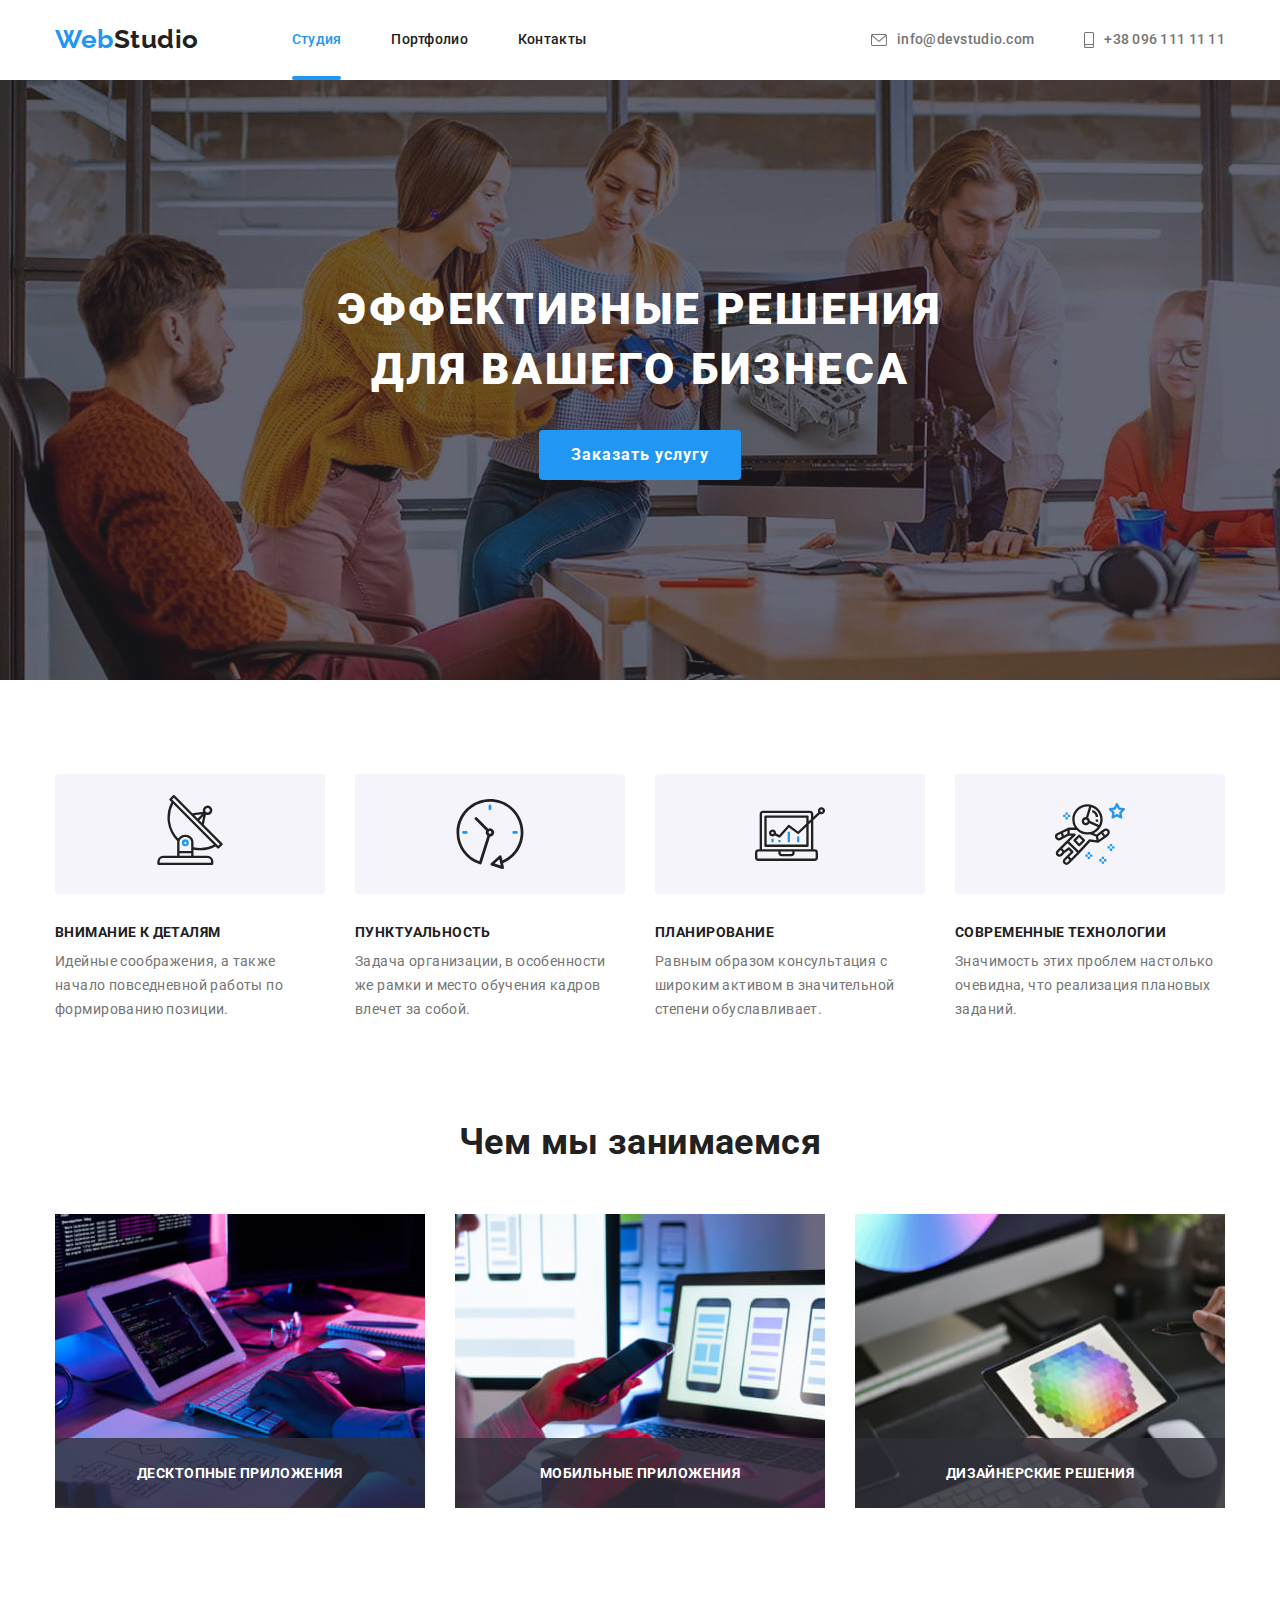
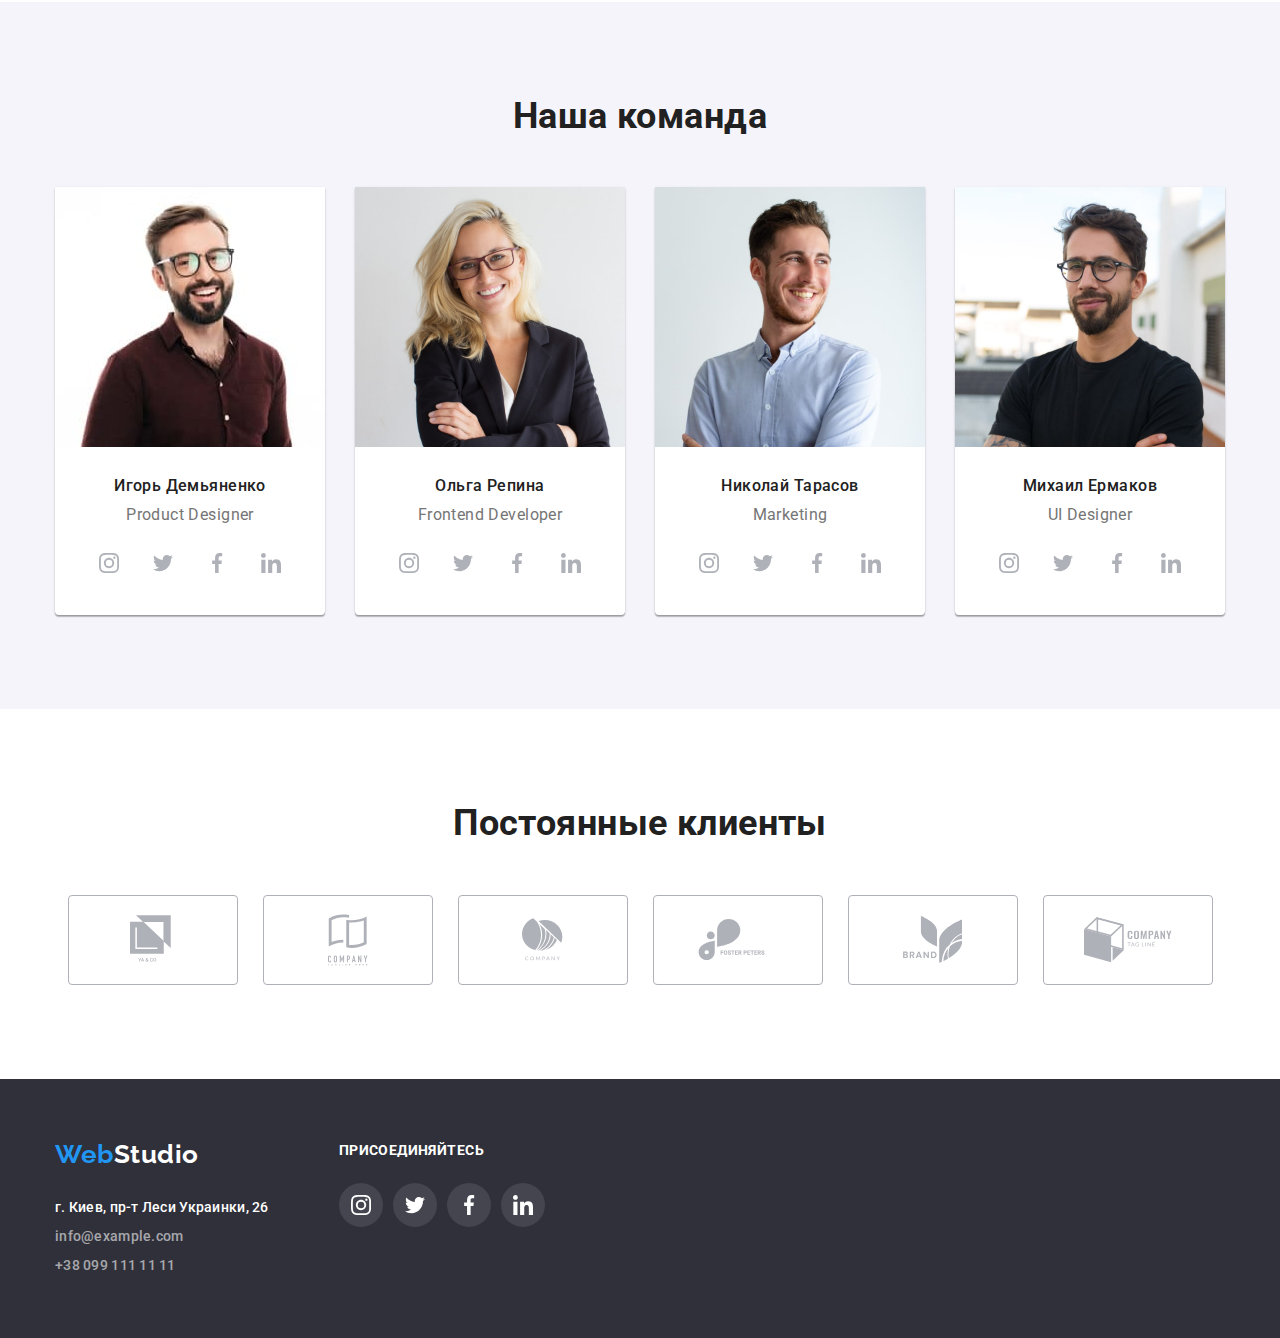
<file: index.html>
<!DOCTYPE html>
<html lang="ru">

<head>
  <meta charset="UTF-8" />
  <meta name="viewport" content="width=device-width, initial-scale=1.0" />
  <title>Web Studio</title>
  <link rel="stylesheet"
    href="https://cdnjs.cloudflare.com/ajax/libs/modern-normalize/0.7.0/modern-normalize.min.css" />
  <link
    href="https://fonts.googleapis.com/css2?family=Raleway:wght@700&family=Roboto:ital,wght@0,400;0,500;0,700;1,400&display=swap"
    rel="stylesheet">
  <link rel="stylesheet" href="./css/style.css" />
</head>

<body >
    <!-- header -->
  <header class="header section">
    <div class="container">
      <nav>
        <ul class="li main-nav">
          <li>
            <a href="index.html" class="link logo accent ">Web<span class="black">Studio</span></a>
          </li>
          <li class="item"><a href="index.html" class=" link active main">Студия</a></li>
          <li class="item">
            <a href="./portfolio.html" class=" link">Портфолио</a>
          </li>
          <li class="item"><a href="#contacts" class=" link">Контакты</a></li>
        </ul>
      </nav>
      <ul class="li contact-container">
        <li class="item">
          <a href="mailto:info@devstudio.com" class=" link contact">
            <svg class="icon" width="16" height="12">
              <use href="./img/sprite.svg#icon-mail"></use>
            </svg>
            info@devstudio.com</a>
        </li>
        <li class="item">
          <a href="tel:+380961111111" class=" link contact">
            <svg class="icon" width="10" height="16">
              <use href="./img/sprite.svg#icon-smartphone"></use>
            </svg>
            +38 096 111 11 11</a>
        </li>
      </ul>
    </div>
  </header>
  <!--section hero-->
  <section class="hero section">
    <h1 class=" title">
      Эффективные решения <br />
      для вашего бизнеса
    </h1>
    <button data-modal-open class="button button-hero" >Заказать услугу</button>
  </section>
  <!--section company advantages-->
  <section class="advantages section">
    <div class="container">
      <h2 class="title visually-hidden">Наши качества</h2>
      <ul class="section-items li">
        <li class="item advanteges-item">
          <div class="picture">
            <div class="icon">
              <svg class="" width="70" height="70">
                <use href="./img/sprite.svg#icon-antenna"></use>
              </svg>
            </div>
          </div>
          <h3 class="title advanteges-title">Внимание к деталям</h3>
          <p class="text advanteges-text">
            Идейные соображения, а также начало повседневной работы по
            формированию позиции.
          </p>
        </li>
        <li class="item advanteges-item">
          <div class="picture">
            <svg class="icon" width="70" height="70">
              <use href="./img/sprite.svg#icon-clock"></use>
            </svg>
          </div>
          <h3 class="title advanteges-title">Пунктуальность</h3>
          <p class="text advanteges-text">
            Задача организации, в особенности же рамки и место обучения кадров
            влечет за собой.
          </p>
        </li>
        <li class="item advanteges-item">
          <div class="picture">
            <svg class="icon" width="70" height="70">
              <use href="./img/sprite.svg#icon-diagram"></use>
            </svg>
          </div>
          <h3 class="title advanteges-title">Планирование</h3>
          <p class="text advanteges-text">
            Равным образом консультация с широким активом в значительной
            степени обуславливает.
          </p>
        </li>
        <li class="item advanteges-item">
          <div class="picture">
            <svg class="icon" width="70" height="70">
              <use href="./img/sprite.svg#icon-astronaut"></use>
            </svg>
          </div>
          <h3 class="title advanteges-title">Современные технологии</h3>
          <p class="text advanteges-text">
            Значимость этих проблем настолько очевидна, что реализация
            плановых заданий.
          </p>
        </li>
      </ul>
    </div>
  </section>
  <!--section features -->
  <section class="features section">
    <div class="container">
      <h2 class="title title title-h2">Чем мы занимаемся</h2>
      <ul class="li section-items">
        <li class="item">
          <a href="" class="link"><img src="./img/foto-with-algorithm.jpg"
              alt="Человек пишет програмный код, рядом лист с алгоритмом" width="370" class="picture"/>
          </a>
          <div class="text-box"><p class="text">Десктопные приложения</p></div>
        </li>
        <li class="item">
          <a href="" class="link"><img src="./img/foto-with-fone.jpg" alt="человек за ноутбуком" width="370" class="picture"/>
          </a>
          <div class="text-box"><p class="text">Мобильные приложения</p></div>
        </li>
        <li class="item">
          <a href="" class="link"><img src="./img/foto-with-color.jpg" alt="человек выбирает на планшете цвета"
              width="370" class="picture"/>
          </a>
          <div class="text-box"><p class="text">Дизайнерские решения</p></div>
        </li>
      </ul>
    </div>
  </section>
  <!--section our team-->
  <section class="our-team section">
    <div class="container">
      <h2 class="title title-h2">Наша команда</h2>
      <ul class="section-items li">
        <li class="item our-team-item">
          <img src="./img/PD.jpg" alt="фото мужчины" width="270" class="picture"/>
          <h3 class="title our-team-title">Игорь Демьяненко</h3>
          <p class="text">Product Designer</p>
          <ul class="social-links li">
            <li class="item instagram">
              <a href="https://www.instagram.com/" target="_blank" rel="nofollow noopener norefferer" class="link our-team-link"
                aria-label="instagram"><svg class="icon" width="20" height="20">
                  <use href="./img/sprite.svg#icon-instagram"></use>
                </svg>
              </a>
            </li>
            <li class="item twitter">
              <a href="http://twitter.com/" class="link our-team-link" target="_blank" rel="nofollow noopener norefferer"
                aria-label="twitter"><svg class="icon" width="20" height="20">
                  <use href="./img/sprite.svg#icon-twitter"></use>
                </svg>
              </a>
            </li>
            <li class="item facebook">
              <a href="https://www.facebook.com/" class="link our-team-link" target="_blank" rel="nofollow noopener norefferer"
                aria-label="facebook"><svg class="icon" width="20" height="20">
                  <use href="./img/sprite.svg#icon-facebook"></use>
                </svg>
              </a>
            </li>
            <li class="item linkedin">
              <a href="https://www.linkedin.com/" class="link our-team-link" target="_blank" rel="nofollow noopener norefferer"
                aria-label="linkedin"><svg class="icon" width="20" height="20">
                  <use href="./img/sprite.svg#icon-linkedin"></use>
                </svg>
              </a>
            </li>
          </ul>
        </li>
        <li class="item our-team-item">
          <img src="./img/FD.jpg" alt="фото девушки" width="270" class="picture"/>
          <h3 class="title our-team-title">Ольга Репина</h3>
          <p class="text">Frontend Developer</p>
          <ul class="social-links li">
            <li class="item instagram">
              <a href="https://www.instagram.com/" target="_blank" rel="nofollow noopener norefferer" class="link our-team-link"
                aria-label="instagram"><svg class="icon" width="20" height="20">
                  <use href="./img/sprite.svg#icon-instagram"></use>
                </svg>
              </a>
            </li>
            <li class="item twitter">
              <a href="http://twitter.com/" class="link our-team-link" target="_blank" rel="nofollow noopener norefferer"
                aria-label="twitter"><svg class="icon" width="20" height="20">
                  <use href="./img/sprite.svg#icon-twitter"></use>
                </svg>
              </a>
            </li>
            <li class="item facebook">
              <a href="https://www.facebook.com/" class="link our-team-link" target="_blank" rel="nofollow noopener norefferer"
                aria-label="facebook"><svg class="icon" width="20" height="20">
                  <use href="./img/sprite.svg#icon-facebook"></use>
                </svg>
              </a>
            </li>
            <li class="item linkedin">
              <a href="https://www.linkedin.com/" class="link our-team-link" target="_blank" rel="nofollow noopener norefferer"
                aria-label="linkedin"><svg class="icon" width="20" height="20">
                  <use href="./img/sprite.svg#icon-linkedin"></use>
                </svg>
              </a>
            </li>
          </ul>
        </li>
        <li class="item our-team-item">
          <img src="./img/M.jpg" alt="фото мужчины" width="270" class="picture"/>
          <h3 class="title our-team-title">Николай Тарасов</h3>
          <p class="text">Marketing</p>
          <ul class="social-links li">
            <li class="item instagram">
              <a href="https://www.instagram.com/" target="_blank" rel="nofollow noopener norefferer" class="link our-team-link"
                aria-label="instagram"><svg class="icon" width="20" height="20">
                  <use href="./img/sprite.svg#icon-instagram"></use>
                </svg>
              </a>
            </li>
            <li class="item twitter">
              <a href="http://twitter.com/" class="link our-team-link" target="_blank" rel="nofollow noopener norefferer"
                aria-label="twitter"><svg class="icon" width="20" height="20">
                  <use href="./img/sprite.svg#icon-twitter"></use>
                </svg>
              </a>
            </li>
            <li class="item facebook">
              <a href="https://www.facebook.com/" class="link our-team-link" target="_blank" rel="nofollow noopener norefferer"
                aria-label="facebook"><svg class="icon" width="20" height="20">
                  <use href="./img/sprite.svg#icon-facebook"></use>
                </svg>
              </a>
            </li>
            <li class="item linkedin">
              <a href="https://www.linkedin.com/" class="link our-team-link" target="_blank" rel="nofollow noopener norefferer"
                aria-label="linkedin"><svg class="icon" width="20" height="20">
                  <use href="./img/sprite.svg#icon-linkedin"></use>
                </svg>
              </a>
            </li>
          </ul>
        </li>
        <li class="item our-team-item">
          <img src="./img/UI-D.jpg" alt="фото мужчины" width="270" class="picture"/>
          <h3 class="title our-team-title">Михаил Ермаков</h3>
          <p class="text">UI Designer</p>
          <ul class="social-links li">
            <li class="item instagram">
              <a href="https://www.instagram.com/" target="_blank" rel="nofollow noopener norefferer" class="link our-team-link"
                aria-label="instagram"><svg class="icon" width="20" height="20">
                  <use href="./img/sprite.svg#icon-instagram"></use>
                </svg>
              </a>
            </li>
            <li class="item twitter">
              <a href="http://twitter.com/" class="link our-team-link" target="_blank" rel="nofollow noopener norefferer"
                aria-label="twitter"><svg class="icon" width="20" height="20">
                  <use href="./img/sprite.svg#icon-twitter"></use>
                </svg>
              </a>
            </li>
            <li class="item facebook">
              <a href="https://www.facebook.com/" class="link our-team-link" target="_blank" rel="nofollow noopener norefferer"
                aria-label="facebook"><svg class="icon" width="20" height="20">
                  <use href="./img/sprite.svg#icon-facebook"></use>
                </svg>
              </a>
            </li>
            <li class="item linkedin">
              <a href="https://www.linkedin.com/" class="link our-team-link" target="_blank" rel="nofollow noopener norefferer"
                aria-label="linkedin"><svg class="icon" width="20" height="20">
                  <use href="./img/sprite.svg#icon-linkedin"></use>
                </svg>
              </a>
            </li>
          </ul>
        </li>
      </ul>
    </div>
  </section>

  <!-- our clients -->
  <section class="our-clients section">
    <div class="container">
      <h2 class="title title-h2">Постоянные клиенты</h2>
      <ul class="items-clients li">
        <li class="item logo1">
          <a href="" class="link" target="_blank" rel="nofollow noopener norefferer">
            <svg class="icon" width="45" height="50">
              <use href="./img/sprite.svg#icon-logo-1"></use>
            </svg>
          </a>
        </li>
        <li class="item logo2">
          <a href="" class="link" target="_blank" rel="nofollow noopener norefferer">
            <svg class="icon" width="40" height="52">
              <use href="./img/sprite.svg#icon-logo-2"></use>
            </svg>
          </a>
        </li>
        <li class="item logo3">
          <a href="" class="link" target="_blank" rel="nofollow noopener norefferer">
            <svg class="icon" width="41" height="43">
              <use href="./img/sprite.svg#icon-logo-3"></use>
            </svg>
          </a>
        </li>
        <li class="item logo4">
          <a href="" class="link" target="_blank" rel="nofollow noopener norefferer">
            <svg class="icon" width="80" height="42">
              <use href="./img/sprite.svg#icon-logo-4"></use>
            </svg>
          </a>
        </li>
        <li class="item logo5">
          <a href="" class="link" target="_blank" rel="nofollow noopener norefferer">
            <svg class="icon" width="59" height="47">
              <use href="./img/sprite.svg#icon-logo-5"></use>
            </svg>
          </a>
        </li>
        <li class="item logo6">
          <a href="" class="link" target="_blank" rel="nofollow noopener norefferer">
            <svg class="icon" width="88" height="46">
              <use href="./img/sprite.svg#icon-logo-6"></use>
            </svg>
          </a>
        </li>
      </ul>
    </div>
    <!--  -->
  </section>

  <!-- footer -->
  <footer class="footer section">
    <div class="container">
      <div>
      <a href="index.html" class="link logo accent">Web<span class="white">Studio</span></a>
      <address>
        <a href="https://goo.gl/maps/cbhWVYTHNFpLrrd46"
        class="contact-address link"
        target="_blank"
        rel="nofollow noopener norefferer"
        id="contacts"
        >г. Киев, пр-т Леси Украинки, 26</a>
      </address>
      <ul class="li list">
        <li><a href="/" class="link us-contact">info@example.com</a></li>
        <li><a href="/" class="link us-contact">+38 099 111 11 11</a></li>
      </ul>
      </div>
      <div class="our-link">
        <b class="call">присоединяйтесь</b>
        <ul class="our-link-items li">
          <li class="item instagram-footer">
            <a class="link" href="https://www.instagram.com/" target="_blank" rel="nofollow noopener norefferer"
              aria-label="instagram"><svg class="icon" width="20" height="20">
                <use href="./img/sprite.svg#icon-instagram"></use>
              </svg>
            </a>
          </li>
          <li class="item twitter-footer">
            <a class="link" href="http://twitter.com/" target="_blank" rel="nofollow noopener norefferer"
              aria-label="twitter"><svg class="icon" width="20" height="20">
                <use href="./img/sprite.svg#icon-twitter"></use>
              </svg>
            </a>
          </li>
          <li class="item facebook-footer">
            <a class="link" href="https://www.facebook.com/" target="_blank" rel="nofollow noopener norefferer"
              aria-label="facebook"><svg class="icon" width="20" height="20">
                <use href="./img/sprite.svg#icon-facebook"></use>
              </svg>
            </a>
          </li>
          <li class="item linkedin-footer">
            <a class="link" href="https://www.linkedin.com" target="_blank" rel="nofollow noopener norefferer"
              aria-label="linkedin"><svg class="icon" width="20" height="20">
                <use href="./img/sprite.svg#icon-linkedin"></use>
              </svg>
            </a>
          </li>
        </ul>
      </div>
    </div>
  </footer>

  <div data-modal class="backdrop is-hidden" >
  <div class="modal"><button data-modal-close class="modal-button"><svg class="icon" width="34" height="34">
        <use href="./img/sprite.svg#icon-close-black-18dp-2-1"></use>
      </svg></button></div>
      </div>

      <script src="./js/modal.js"></script>
</body>

</html>
</file>
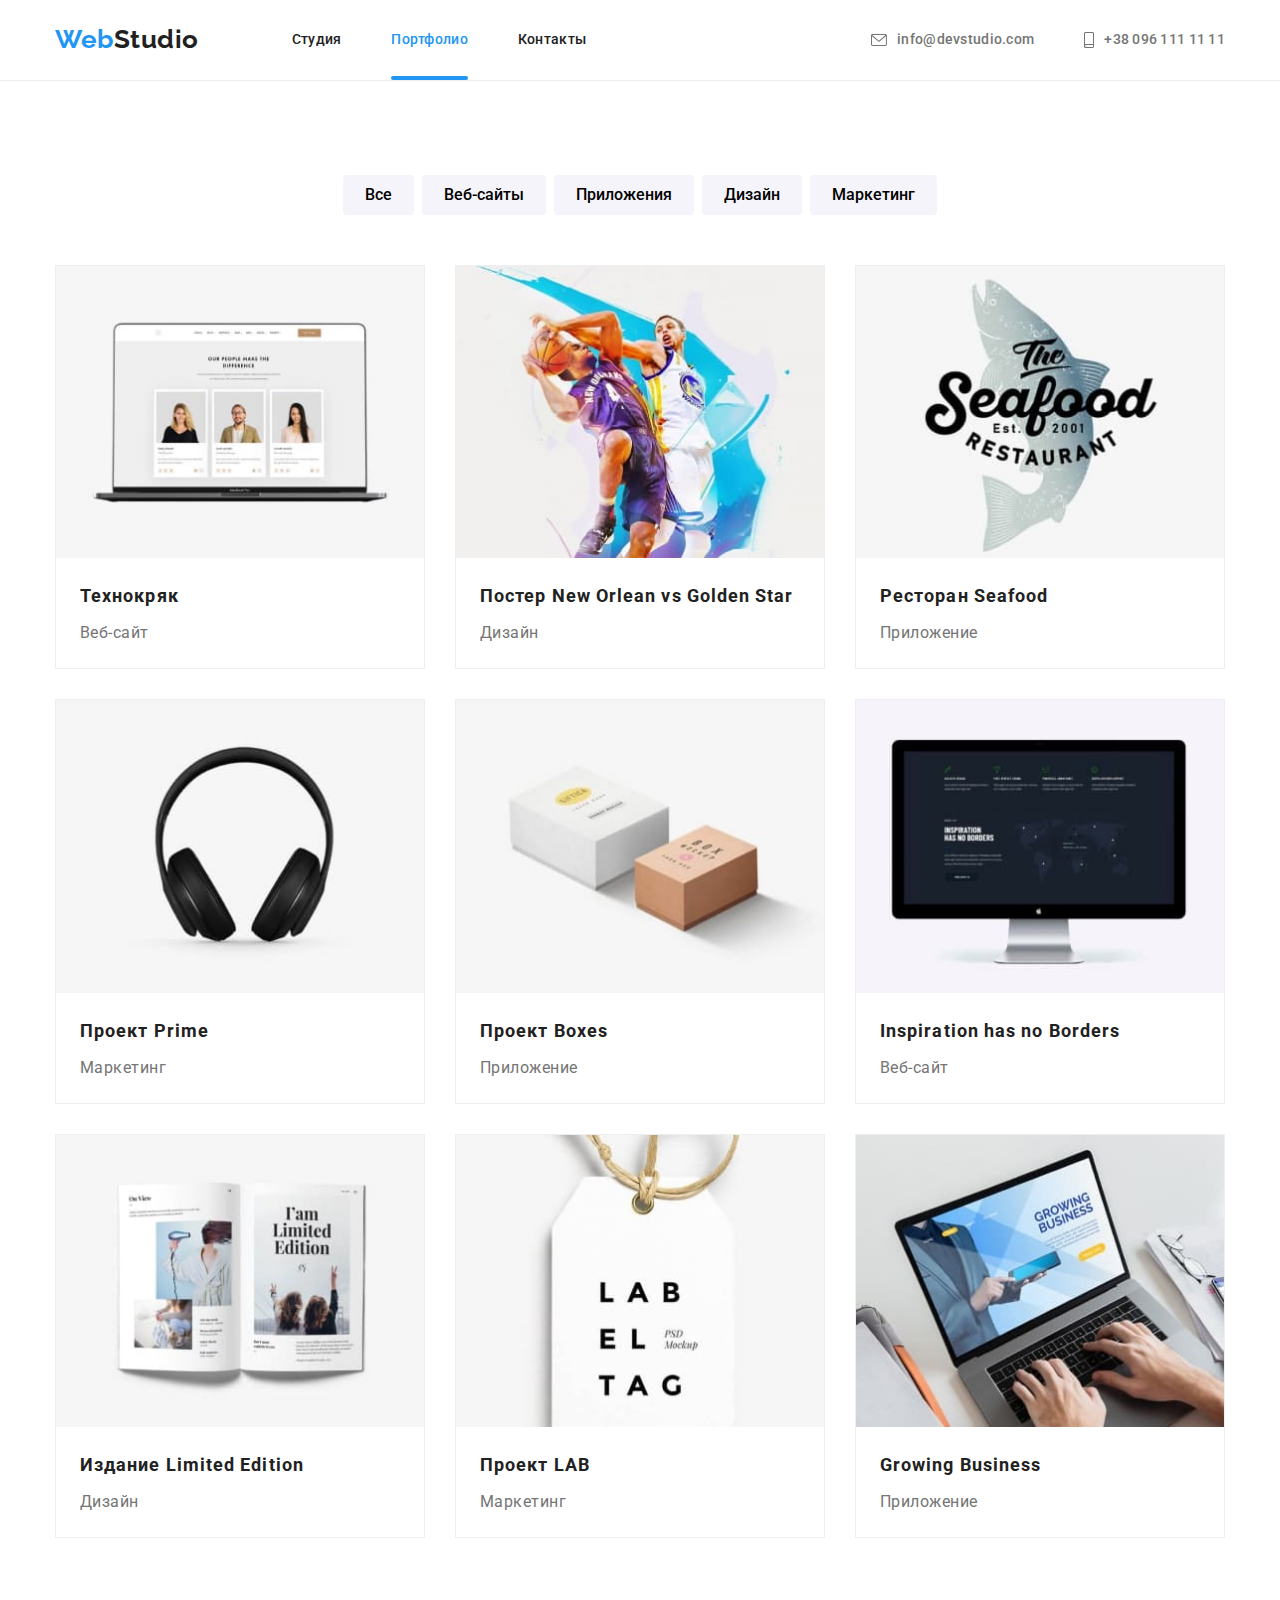
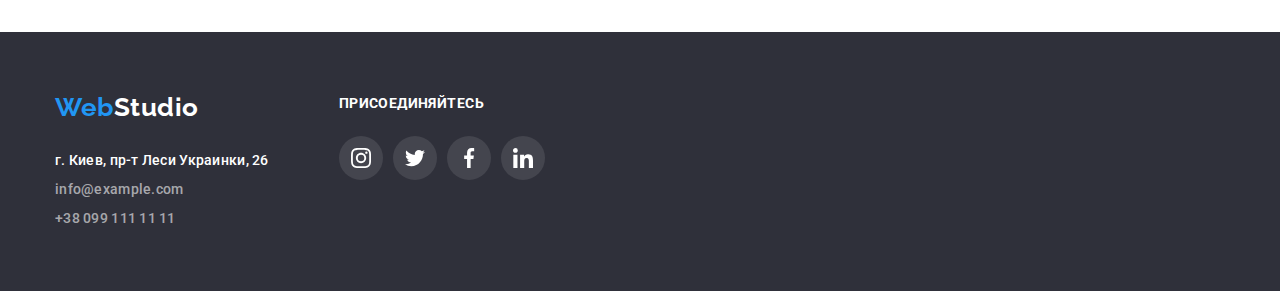
<file: portfolio.html>
<!DOCTYPE html>
<html lang="ru">

<head>
  <meta charset="UTF-8" />
  <meta name="viewport" content="width=device-width, initial-scale=1.0" />
  <title>Portfolio</title>
  <link rel="stylesheet"
    href="https://cdnjs.cloudflare.com/ajax/libs/modern-normalize/0.7.0/modern-normalize.min.css" />

  <link
    href="https://fonts.googleapis.com/css2?family=Raleway:wght@700&family=Roboto:ital,wght@0,400;0,500;0,700;1,400&display=swap"
    rel="stylesheet">


  <link rel="stylesheet" href="./css/style.css" />
</head>

<body>
  <!-- header -->
  <header class="header section header-portfolio">
    <div class="container">
      <nav>
        <ul class="li main-nav">
          <li>
            <a href="index.html" class="link logo accent ">Web<span class="black">Studio</span></a>
          </li>
          <li class="item"><a href="index.html" class=" link">Студия</a></li>
          <li class="item">
            <a href="./portfolio.html" class=" link active portfolio">Портфолио</a>
          </li>
          <li class="item"><a href="#contacts" class=" link">Контакты</a></li>
        </ul>
      </nav>
      <ul class="li contact-container">
        <li class="item">
          <a href="/" class=" link contact">
            <svg class="icon" width="16" height="12">
              <use href="./img/sprite.svg#icon-mail"></use>
            </svg>
            <span>info@devstudio.com</span></a>
        </li>
        <li class="item">
          <a href="/" class=" link contact">
            <svg class="icon" width="10" height="16">
              <use href="./img/sprite.svg#icon-smartphone"></use>
            </svg>
            <span>+38 096 111 11 11</span></a>
        </li>
      </ul>
    </div>
  </header>
  <!--  -->
  <section class=" section">
    <div class="container">
    <ul class="li filter-list">
      <li class="item">
        <button type="button" class="button button-filter">
          <span class="text">Все</span>
        </button>
      </li>
      <li class="item">
        <button type="button" class="button button-filter">
          <span class="text">Веб-сайты</span>
        </button>
      </li>
      <li class="item">
        <button type="button" class="button button-filter">
          <span class="text">Приложения</span>
        </button>
      </li>
      <li class="item">
        <button type="button" class="button button-filter">
          <span class="text">Дизайн</span>
        </button>
      </li>
      <li class="item">
        <button type="button" class="button button-filter">
          <span class="text">Маркетинг</span>
        </button>
      </li>
    </ul>
    <ul class="li projects">
      <li class="item">
        <a href="" class="link">
          <div class="thumb"><img src="./img/img.jpg" alt="ноутбук с открытым веб сайтом" width="370" class="picture" />
          <p class="text text-thumb">Технокряк это современная площадка распространения коронавируса. Компании используют эту платформу для цифрового
          шпионажа и атак на защищённые сервера конкурентов.</p></div>
          <h2 class="title">Технокряк</h2>
          <p class="text projects-text">Веб-сайт</p>
        </a>
        
      </li>
      <li class="item">
        <a href="" class="link"><div class="thumb"><img src="./img/img(1).jpg" alt="два баскетболиста" width="370" class="picture" />
          <p class="text text-thumb">Технокряк это современная площадка распространения коронавируса. Компании используют эту платформу для цифрового
          шпионажа и атак на защищённые сервера конкурентов.
          </p>
        </div>
          
          <h2 class="title">
            Постер <span lang="en">New Orlean vs Golden Star</span>
          </h2>
          <p class="text projects-text">Дизайн</p>
        </a>
      </li>
      <li class="item">
        <a href="" class="link">
          <div class="thumb"><img src="./img/img(2).jpg" alt="рыба" width="370" class="picture" />
            <p class="text text-thumb">Технокряк это современная площадка распространения коронавируса. Компании используют эту платформу для цифрового
            шпионажа и атак на защищённые сервера конкурентов.
            </p>
          </div>
          <h2 class="title">Ресторан <span lang="en">Seafood</span></h2>
          <p class="text projects-text">Приложение</p>
        </a>
      </li>
      <li class="item">
        <a href="" class="link">
          <div class="thumb"><img src="./img/img(3).jpg" alt="наушники" width="370" class="picture" />
          <p class="text text-thumb">Технокряк это современная площадка распространения коронавируса. Компании используют эту платформу для цифрового
          шпионажа и атак на защищённые сервера конкурентов.
          </p>
        </div>
          
          <h2 class="title">Проект <span lang="en">Prime</span></h2>
          <p class="text projects-text">Маркетинг</p>
        </a>
      </li>
      <li class="item">
        <a href="" class="link">
          <div class="thumb"><img src="./img/img(4).jpg" alt="две коробочки" width="370" class="picture" />
          <p class="text text-thumb">Технокряк это современная площадка распространения коронавируса. Компании используют эту платформу для цифрового
          шпионажа и атак на защищённые сервера конкурентов.
          </p>
        </div>
          
          <h2 class="title">Проект <span lang="en">Boxes</span></h2>
          <p class="text projects-text">Приложение</p>
        </a>
      </li>
      <li class="item">
        <a href="" class="link">
          <div class="thumb"><img src="./img/img(5).jpg" alt="компьютер с сайтом" width="370" class="picture" />
          <p class="text text-thumb">Технокряк это современная площадка распространения коронавируса. Компании используют эту платформу для цифрового
          шпионажа и атак на защищённые сервера конкурентов.
          </p>
        </div>
          
          <h2 class="title" lang="en">Inspiration has no Borders</h2>
          <p class="text projects-text">Веб-сайт</p>
        </a>
      </li>
      <li class="item">
        <a href="" class="link"><div class="thumb"><img src="./img/img(6).jpg" alt="журнал" width="370" class="picture" />
          <p class="text text-thumb">Технокряк это современная площадка распространения коронавируса. Компании используют эту платформу для цифрового
          шпионажа и атак на защищённые сервера конкурентов.
          </p>
        </div>
         
          <h2 class="title">
            Издание <span lang="en">Limited Edition</span>
          </h2>
          <p class="text projects-text">Дизайн</p>
        </a>
      </li>
      <li class="item">
        <a href="" class="link"><div class="thumb"><img src="./img/img(7).jpg" alt="бирка с надписью лейбл тег" width="370" class="picture" />
          <p class="text text-thumb">Технокряк это современная площадка распространения коронавируса. Компании используют эту платформу для цифрового
          шпионажа и атак на защищённые сервера конкурентов.
          </p>
        </div>
          
          <h2 class="title">Проект LAB</h2>
          <p class="text projects-text">Маркетинг</p>
        </a>
      </li>
      <li class="item">
        <a href="" class="link"><div class="thumb"><img src="./img/img(8).jpg" alt="ноутбук с приложением" width="370" class="picture" />
          <p class="text text-thumb">Технокряк это современная площадка распространения коронавируса. Компании используют эту платформу для цифрового
          шпионажа и атак на защищённые сервера конкурентов.
          </p>
        </div>
          
          <h2 class="title">Growing Business</h2>
          <p class="text projects-text">Приложение</p>
        </a>
      </li>
    </ul>
    </div>
  </section>
  <!-- footer -->
    <footer class="footer section">
      <div class="container">
        <div>
          <a href="index.html" class="link logo accent">Web<span class="white">Studio</span></a>
          <address>
            <a href="https://goo.gl/maps/cbhWVYTHNFpLrrd46" class="contact-address link" id="contacts" target="_blank"
              rel="nofollow noopener norefferer">г. Киев, пр-т Леси Украинки, 26</a>
          </address>
          <ul class="li list">
            <li><a href="/" class="link us-contact">info@example.com</a></li>
            <li><a href="/" class="link us-contact">+38 099 111 11 11</a></li>
          </ul>
        </div>
        <div class="our-link">
          <b class="call">присоединяйтесь</b>
          <ul class="our-link-items li">
            <li class="item instagram-footer">
              <a class="link" href="https://www.instagram.com/" target="_blank" rel="nofollow noopener norefferer"
                aria-label="instagram"><svg class="icon" width="20" height="20">
                  <use href="./img/sprite.svg#icon-instagram"></use>
                </svg>
              </a>
            </li>
            <li class="item twitter-footer">
              <a class="link" href="http://twitter.com/" target="_blank" rel="nofollow noopener norefferer"
                aria-label="twitter"><svg class="icon" width="20" height="20">
                  <use href="./img/sprite.svg#icon-twitter"></use>
                </svg>
              </a>
            </li>
            <li class="item facebook-footer">
              <a class="link" href="https://www.facebook.com/" target="_blank" rel="nofollow noopener norefferer"
                aria-label="facebook"><svg class="icon" width="20" height="20">
                  <use href="./img/sprite.svg#icon-facebook"></use>
                </svg>
              </a>
            </li>
            <li class="item linkedin-footer">
              <a class="link" href="https://www.linkedin.com" target="_blank" rel="nofollow noopener norefferer"
                aria-label="linkedin"><svg class="icon" width="20" height="20">
                  <use href="./img/sprite.svg#icon-linkedin"></use>
                </svg>
              </a>
            </li>
          </ul>
        </div>
      </div>
    </footer>
</body>

</html>
</file>
<file: css/style.css>
/* палитра цветов */
:root {
  --primary-text-color: #757575;
  --title-text-color: #212121;
  --accent-color: #2196f3;
  --primary-white-color: #ffffff;
  --time-function: cubic-bezier(0.4, 0, 0.2, 1);
  --transition-duration: 250ms;
}

html {
  box-sizing: border-box;
}

*,
*::before,
*::after {
  box-sizing: inherit;
}

.button {
  border: none;
  cursor: pointer;
  font-weight: 500;
  font-size: 16px;
  border-radius: 4px;
}

img {
  display: block;
  min-width: 100%;
  height: auto;
}

.visually-hidden {
  position: absolute;
  clip: rect(1px 1px 1px 1px);
  clip: rect(1px, 1px, 1px, 1px);
  padding: 0 !important;
  border: 0 !important;
  height: 1px !important;
  width: 1px !important;
  overflow: hidden;
}
/* body */
body {
  color: var(--primary-text-color);
  background: var(--primary-white-color);
  font-weight: 400;
  font-family: Roboto, sans-serif;
  font-size: 14px;
  line-height: 1.71;
  letter-spacing: 0.03em;
}

.section {
  max-width: 1600px;
  margin-right: auto;
  margin-left: auto;
}

.container {
  max-width: 1200px;
  margin-left: auto;
  margin-right: auto;
  padding: 0 15px;
}

/* li */
.li {
  list-style-type: none;
  margin-top: 0;
  margin-bottom: 0;
  padding-left: 0;
}

.link,
.button {
  text-decoration: none;
}
.link {
  display: block;

  color: var(--title-text-color);
  font-weight: 500;
  line-height: 1.14;
  letter-spacing: 0.02em;
}

.title,
.text {
  margin-top: 0;
  margin-bottom: 0;
}

.title {
  text-align: center;
  color: var(--title-text-color);
}

.text {
  text-align: left;
}

/* Header */
.header-portfolio {
  border-bottom: 1px solid rgba(236, 236, 236, 1);
}
.header > .container {
  display: flex;
  align-items: center;
}

.header .item:not(:last-child) {
  margin-right: 50px;
}

.main-nav,
.contact-container .link {
  display: flex;
  align-items: center;
}

.contact-container {
  display: flex;
  margin-left: auto;
}

.header .icon {
  margin-right: 10px;
  --color3: var(--primary-text-color);
  --color5: var(--primary-text-color);
}

.link:hover .icon,
.link:focus .icon {
  --color3: var(--accent-color);
  --color5: var(--accent-color);
  transition: --color3 var(--transition-duration) var(--time-function),
    --color5 var(--transition-duration) var(--time-function);
}

.main-nav .item {
  position: relative;
}

.active {
  color: var(--accent-color);
}

.active::before {
  content: '';
  position: absolute;
  bottom: 0;
  width: 100%;
  height: 4px;
  border-radius: 2px;
  background-color: var(--accent-color);
}

.main-nav .link,
.link.contact {
  padding-top: 32px;
  padding-bottom: 32px;
}

.header .logo {
  padding-top: 24px;
  padding-bottom: 25px;
  margin-right: 93px;
}

.logo.link {
  font-family: Raleway, sans-serif;
  font-weight: 700;
  font-size: 26px;
  line-height: 1.19;
}
.link.logo.accent {
  color: var(--accent-color);
}
.logo .black {
  color: var(--title-text-color);
}

.logo .white {
  color: var(--primary-white-color);
}

/* links header*/

.link.contact {
  color: rgba(117, 117, 117, 1);
  transition: color var(--transition-duration) var(--time-function);
}

.link:hover,
.link:focus {
  color: var(--accent-color);
}

/* hero */
.hero {
  background-image: linear-gradient(
      rgba(47, 48, 58, 0.4),
      rgba(47, 48, 58, 0.4)
    ),
    url(../img/hero-min.jpg);

  background-repeat: no-repeat;
  background-size: cover;
  max-width: 1600px;
  height: 600px;
  margin-right: auto;
  margin-left: auto;

  font-weight: 900;
  font-size: 44px;
  line-height: 1.36;
  text-align: center;
  letter-spacing: 0.06em;
  text-transform: uppercase;
}

.hero .title {
  display: block;
  padding-top: 200px;

  color: var(--primary-white-color);

  font-weight: 900;
  font-size: 44px;
  line-height: 1.36;

  text-align: center;
  letter-spacing: 0.06em;
  text-transform: uppercase;
}

.button-hero {
  display: inline-block;
  padding: 10px 32px;
  margin-top: 30px;

  color: var(--primary-white-color);
  background-color: var(--accent-color);
  font-weight: 700;
  line-height: 1.87;
  letter-spacing: 0.06em;
  transition: color var(--transition-duration) var(--time-function),
    background-color var(--transition-duration) var(--time-function);
}

.button-hero:hover,
.button-hero:focus {
  color: var(--accent-color);
  background: var(--primary-white-color);
}

/* advantages */

.advantages .container {
  padding-top: 94px;
  padding-bottom: 94px;
}

.section-items {
  display: flex;
  justify-content: space-between;
}

.advanteges-item {
  width: 270px;
}
.advanteges-title {
  margin-bottom: 10px;
  font-size: 14px;
  font-weight: 700;
  line-height: 1.142;
  text-transform: uppercase;
  text-align: left;
}

.advanteges-text {
  text-align: left;
  line-height: 1.71;
  margin-bottom: 6px;
}

.advantages .picture {
  display: flex;
  align-items: center;
  justify-content: center;

  margin-bottom: 30px;

  width: 100%;
  height: 120px;

  border-radius: 4px;
  background: #f5f4fa;
}

/* features */

.features .container {
  padding-bottom: 94px;
}

.title-h2 {
  padding-bottom: 50px;
  font-weight: 700;
  font-size: 36px;
  line-height: 1.16;
  color: var(--title-text-color);
}

.features .picture {
  display: block;
}

.features .item {
  position: relative;
}

.text-box {
  position: absolute;
  bottom: 0;
  width: 100%;
  background: rgba(47, 48, 58, 0.8);
}

.features .text {
  padding-top: 27px;
  padding-bottom: 27px;

  font-weight: 700;
  font-size: 14px;
  line-height: 1.142;
  text-transform: uppercase;
  text-align: center;
  color: var(--primary-white-color);
}

/* our team */

.our-team {
  max-width: 100%;
  background: #f5f4fa;
}

.our-team .container {
  padding-top: 94px;
  padding-bottom: 94px;
}

.our-team-item {
  background: #ffffff;
  box-shadow: 0px 1px 3px rgba(0, 0, 0, 0.12), 0px 1px 1px rgba(0, 0, 0, 0.14),
    0px 2px 1px rgba(0, 0, 0, 0.2);

  border-radius: 0px 0px 4px 4px;
}
.our-team .picture {
  display: block;
  margin-bottom: 30px;
}
.our-team-title {
  font-weight: 500;
  font-size: 16px;
  line-height: 1.18;
  margin-bottom: 10px;

  color: #212121;
}

.our-team .text {
  font-size: 16px;
  line-height: 1.18;
  text-align: center;
  margin-bottom: 16px;
}

.social-links {
  display: flex;
  list-style: none;
  margin-left: 32px;
  margin-right: 32px;
  margin-bottom: 30px;
}

.social-links .link {
  display: flex;
  align-items: center;
  justify-content: center;
  width: 44px;
  height: 44px;

  border-radius: 50%;

  transition: background-color var(--transition-duration) var(--time-function);
}

.social-links .link:hover,
.social-links .link:focus {
  background-color: var(--accent-color);
}

.social-links .item:not(:last-child) {
  margin-right: 10px;
}
.our-team-link .icon {
  --color1: #afb1b8;
  --color4: #afb1b8;
}

.our-team-link:hover .icon,
.our-team-link:focus .icon {
  --color1: #ffffff;
  --color4: #ffffff;

  transition: var(--transition-duration) var(--time-function);
}

/* our clients */

.our-clients {
  padding-top: 94px;
  padding-bottom: 94px;
}

.items-clients {
  display: flex;
  justify-content: space-around;
  align-items: center;
}
/*.items-clients .item {
  width: 170px;
  height: 90px;
  border: 1px solid #afb1b8;
  box-sizing: border-box;
  border-radius: 4px;
} */
.items-clients .link {
  display: flex;
  align-items: center;
  justify-content: center;
  width: 170px;
  height: 90px;
  border: 1px solid #afb1b8;
  border-radius: 4px;

  transition: border var(--time-function) var(--time-function);
}

.items-clients .link:hover,
.items-clients .link:focus {
  border: 1px solid var(--accent-color);
}

.our-clients .icon {
  --color3: #afb1b8;

  /* transition: 2500ms cubic-bezier(0.4, 0, 0.2, 1);*/
}

.items-clients > .item:hover .icon,
.items-clients > .item:focus .icon {
  --color3: var(--accent-color);
  --color4: var(--accent-color);
  transition: --color3 var(--transition-duration) var(--time-function),
    --color4 var(--transition-duration) var(--time-function);
}

/* footer */

.footer {
  max-width: 100%;
}

.footer .container {
  padding-top: 60px;
  padding-bottom: 60px;
}

.contact-address {
  color: var(--primary-white-color);
  display: inline-block;
  margin-top: 20px;
  font-style: normal;
}
.contact-address:hover,
.contact-address:focus {
  color: var(--primary-white-color);
}

.footer .logo {
  padding-bottom: 10px;
}

.us-contact {
  color: rgba(250, 250, 250, 0.6);
  display: inline-block;
  margin-top: 9px;
}
.us-contact:hover,
.us-contact:focus {
  color: rgba(250, 250, 250, 0.6);
}

.footer .container {
  display: flex;
}
.our-link {
  margin-left: 70px;
}
.our-link .call {
  display: block;
  text-transform: uppercase;
  color: var(--primary-white-color);
  margin-bottom: 20px;
}

.our-link-items {
  display: flex;
  justify-content: space-between;
  list-style: none;
}
.our-link-items .link {
  display: flex;
  justify-content: center;
  align-items: center;
  width: 44px;
  height: 44px;

  border-radius: 50%;
  background-color: rgba(255, 255, 255, 0.1);

  transition: background-color var(--transition-duration) var(--time-function);
}

.our-link-items .link:hover,
.our-link-items .link:focus {
  background-color: var(--accent-color);
}

.our-link-items .item:not(:last-child) {
  margin-right: 10px;
}

.footer .icon {
  --color1: #ffffff;
  --color4: #ffffff;
}

.footer {
  background-color: #2f303a;
}

/* portfolio */

.filter-list {
  display: flex;
  justify-content: center;
  padding-top: 94px;
}

.filter-list .item:not(:last-child) {
  margin-right: 8px;
}

.button-filter {
  text-align: center;

  padding-right: 0;
  padding-left: 0;

  background: #f5f4fa;
  border-radius: 4px;
  font-weight: 500;
  font-size: 16px;
  line-height: 1.62;

  transition: background-color var(--transition-duration) var(--time-function),
    color var(--transition-duration) var(--time-function),
    box-shadow var(--transition-duration) var(--time-function);
}

.button-filter:hover,
.button-filter:focus {
  color: #ffffff;
  background-color: var(--accent-color);

  box-shadow: 0px 3px 1px rgba(0, 0, 0, 0.1), 0px 1px 2px rgba(0, 0, 0, 0.08),
    0px 2px 2px rgba(0, 0, 0, 0.12);
}

.button-filter .text {
  display: block;
  padding-top: 6px;
  padding-right: 22px;
  padding-bottom: 6px;
  padding-left: 22px;
}

.projects {
  display: flex;
  flex-wrap: wrap;
  padding-top: 50px;
  padding-bottom: 94px;
}

.projects .item {
  width: 370px;
  border: 1px solid #eeeeee;

  transition: box-shadow var(--transition-duration) var(--time-function);
}

.projects .item:not(:nth-child(3n)) {
  margin-right: 30px;
}

.projects .item:not(:nth-child(n + 7)) {
  margin-bottom: 30px;
}

.projects .item:hover,
.projects .item:focus {
  box-shadow: 0px 1px 1px rgba(0, 0, 0, 0.12), 0px 4px 4px rgba(0, 0, 0, 0.06),
    1px 4px 6px rgba(0, 0, 0, 0.16);
}

.thumb {
  position: relative;
  overflow: hidden;
}

.text-thumb {
  position: absolute;
  bottom: 0;
  left: 0;
  top: 0;
  right: 0;

  transform: translateY(101%);
  transition: transform var(--time-function) var(--transition-duration);

  padding-top: 63px;
  padding-right: 24px;
  padding-bottom: 63px;
  padding-left: 24px;
  background: rgba(33, 150, 243, 0.9);
  font-weight: 400;
  font-size: 18px;
  line-height: 1.56;
  letter-spacing: 0.03em;

  color: var(--primary-white-color);
}

.thumb:hover .text-thumb {
  transform: translate(0);
}

.projects .picture {
  width: 100%;
}

.projects .title {
  text-align-last: left;

  width: 320px;
  margin-top: 20px;
  margin-bottom: 4px;
  margin-left: 24px;
  font-weight: 700;
  font-size: 18px;
  line-height: 2;

  letter-spacing: 0.06em;
}

.projects-text {
  text-align: left;

  width: 320px;
  margin-bottom: 20px;
  margin-left: 24px;
  font-weight: 400;
  font-size: 16px;
  line-height: 1.87;
  color: var(--primary-text-color);
  letter-spacing: 0.03em;
}

.backdrop {
  position: fixed;
  top: 0;
  left: 0;
  width: 100%;
  height: 100%;
  opacity: 1;
  background: rgba(0, 0, 0, 0.2);
  transition: opacity var(--transition-duration) var(--time-function);
}

.backdrop.is-hidden {
  opacity: 0;
  pointer-events: none;
}

.backdrop .modal {
  position: absolute;
  left: 50%;
  top: 50%;

  width: 528px;
  height: 581px;

  background-color: var(--primary-white-color);

  transform: translate(-50%, -50%) scale(1);
  transition: transform var(--transition-duration) var(--time-function);
}

.backdrop.is-hidden .modal {
  transform: translate(-50%, -50%) scale(0.9);
}

.modal-button {
  position: absolute;
  top: 8px;
  right: 8px;

  display: flex;
  justify-content: center;
  align-items: center;

  width: 34px;
  height: 34px;

  border-color: rgba(0, 0, 0, 0.1);
  border-radius: 50%;

  background: var(--primary-white-color);

  cursor: pointer;
}
</file>
